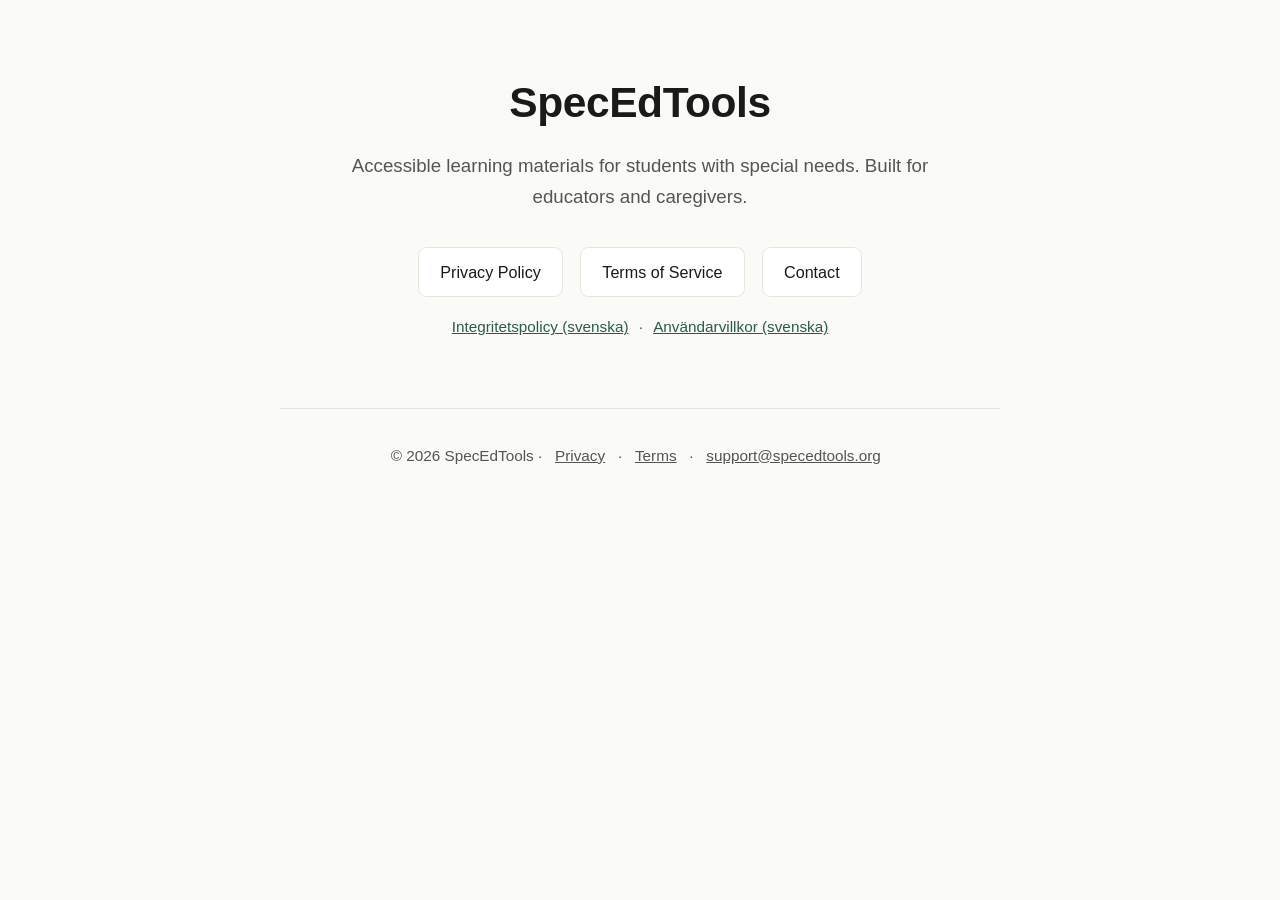
<file: index.html>
<!DOCTYPE html>
<html lang="en">
<head>
<meta charset="utf-8">
<meta name="viewport" content="width=device-width, initial-scale=1">
<title>SpecEdTools</title>
<meta name="description" content="SpecEdTools – accessible learning materials for students with special needs.">
<link rel="stylesheet" href="style.css">
</head>
<body>
<main class="hero">
  <h1>SpecEdTools</h1>
  <p class="tagline">Accessible learning materials for students with special needs. Built for educators and caregivers.</p>
  <div class="links">
    <a href="privacy.html">Privacy Policy</a>
    <a href="terms.html">Terms of Service</a>
    <a href="mailto:support@specedtools.org">Contact</a>
  </div>
  <p class="lang-switch">
    <a href="integritet.html">Integritetspolicy (svenska)</a> ·
    <a href="villkor.html">Användarvillkor (svenska)</a>
  </p>
</main>
<footer>
  &copy; <span id="y"></span> SpecEdTools ·
  <a href="privacy.html">Privacy</a> ·
  <a href="terms.html">Terms</a> ·
  <a href="mailto:support@specedtools.org">support@specedtools.org</a>
</footer>
<script>document.getElementById('y').textContent = new Date().getFullYear();</script>
</body>
</html>
</file>
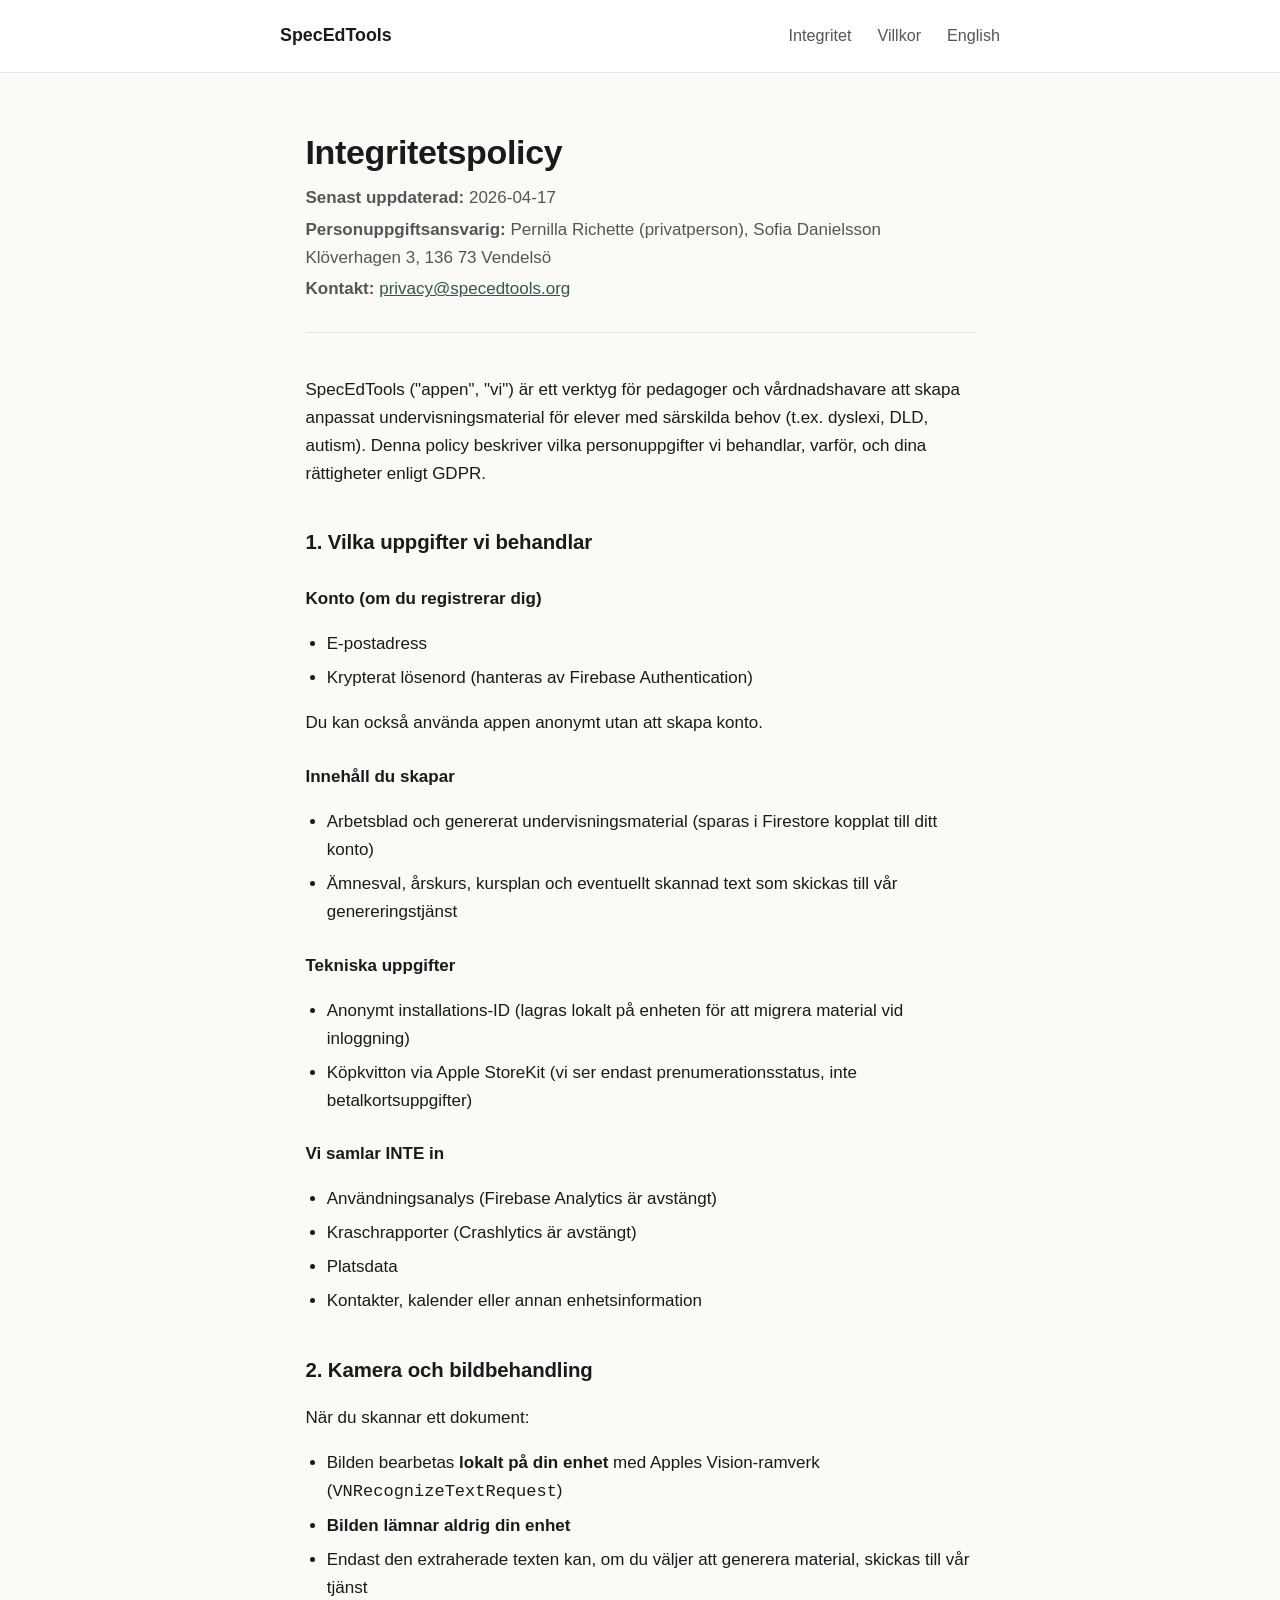
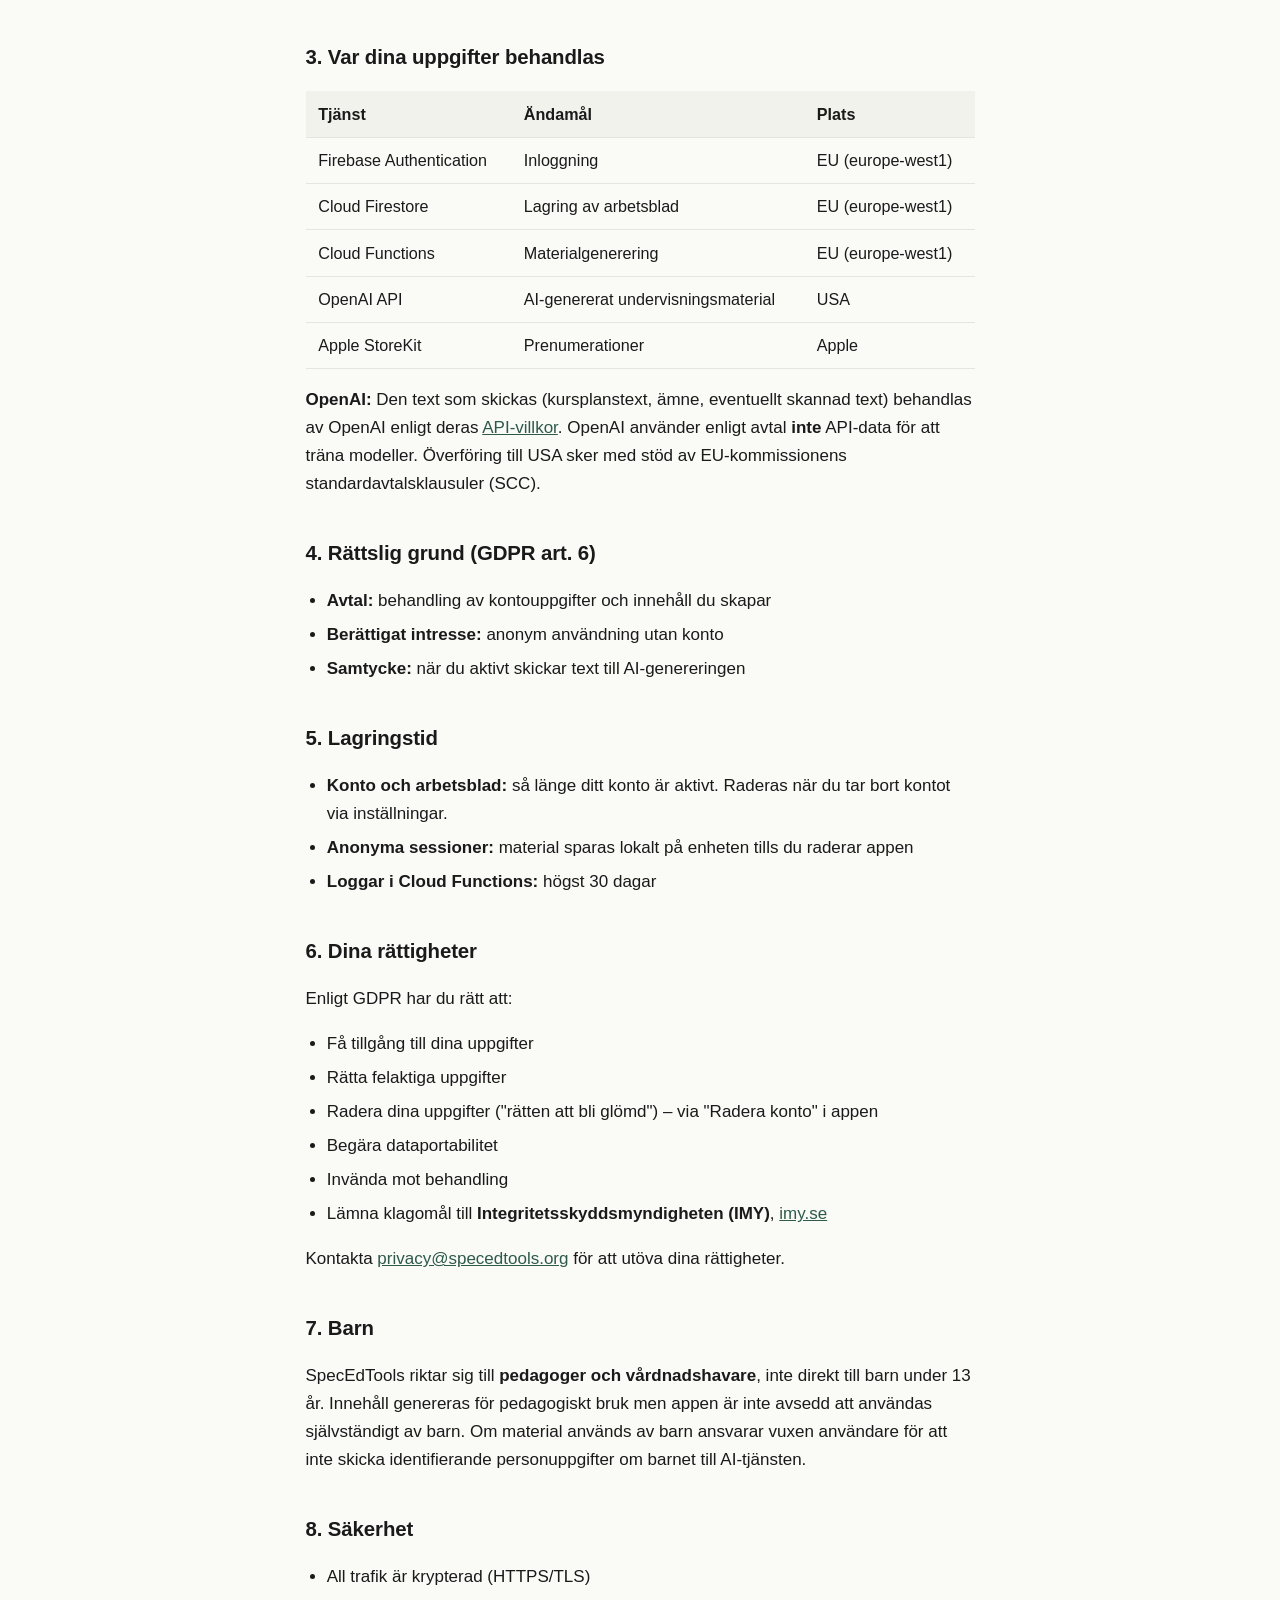
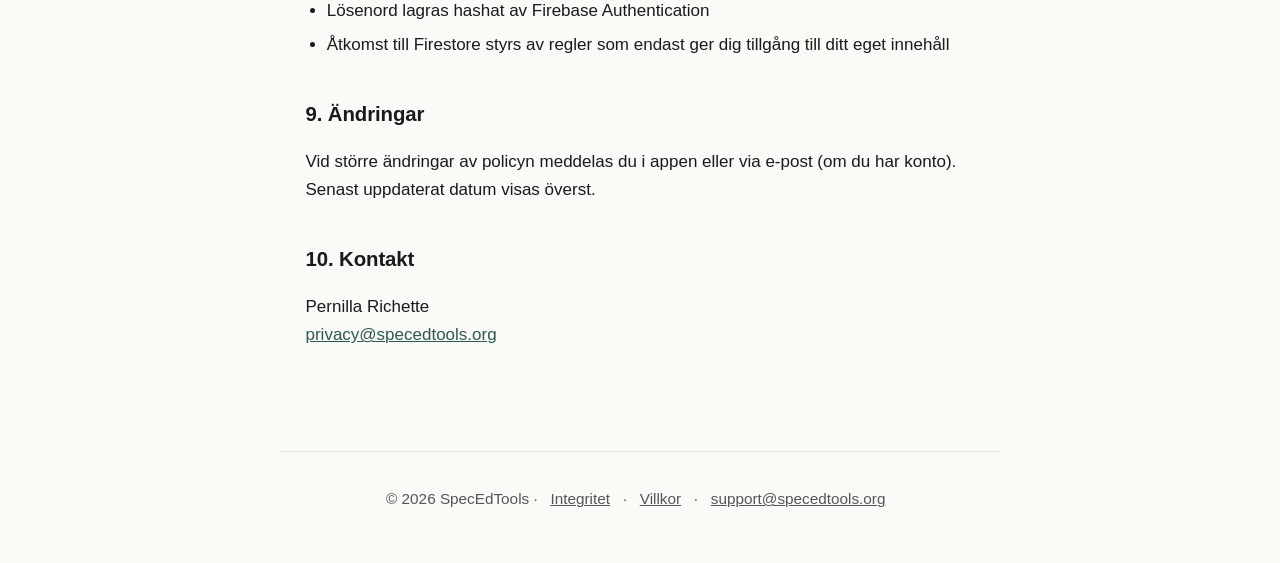
<file: integritet.html>
<!DOCTYPE html>
<html lang="sv">
<head>
<meta charset="utf-8">
<meta name="viewport" content="width=device-width, initial-scale=1">
<title>Integritetspolicy – SpecEdTools</title>
<link rel="stylesheet" href="style.css">
</head>
<body>
<header class="site">
  <div class="inner">
    <a href="index.html" class="brand">SpecEdTools</a>
    <nav>
      <a href="integritet.html">Integritet</a>
      <a href="villkor.html">Villkor</a>
      <a href="privacy.html">English</a>
    </nav>
  </div>
</header>
<main class="container">
<h1>Integritetspolicy</h1>
<div class="meta">
  <p><strong>Senast uppdaterad:</strong> 2026-04-17</p>
  <p><strong>Personuppgiftsansvarig:</strong> Pernilla Richette (privatperson), Sofia Danielsson Klöverhagen 3, 136 73 Vendelsö</p>
  <p><strong>Kontakt:</strong> <a href="mailto:privacy@specedtools.org">privacy@specedtools.org</a></p>
</div>

<p>SpecEdTools ("appen", "vi") är ett verktyg för pedagoger och vårdnadshavare att skapa anpassat undervisningsmaterial för elever med särskilda behov (t.ex. dyslexi, DLD, autism). Denna policy beskriver vilka personuppgifter vi behandlar, varför, och dina rättigheter enligt GDPR.</p>

<h2>1. Vilka uppgifter vi behandlar</h2>
<h3>Konto (om du registrerar dig)</h3>
<ul>
  <li>E-postadress</li>
  <li>Krypterat lösenord (hanteras av Firebase Authentication)</li>
</ul>
<p>Du kan också använda appen anonymt utan att skapa konto.</p>

<h3>Innehåll du skapar</h3>
<ul>
  <li>Arbetsblad och genererat undervisningsmaterial (sparas i Firestore kopplat till ditt konto)</li>
  <li>Ämnesval, årskurs, kursplan och eventuellt skannad text som skickas till vår genereringstjänst</li>
</ul>

<h3>Tekniska uppgifter</h3>
<ul>
  <li>Anonymt installations-ID (lagras lokalt på enheten för att migrera material vid inloggning)</li>
  <li>Köpkvitton via Apple StoreKit (vi ser endast prenumerationsstatus, inte betalkortsuppgifter)</li>
</ul>

<h3>Vi samlar INTE in</h3>
<ul>
  <li>Användningsanalys (Firebase Analytics är avstängt)</li>
  <li>Kraschrapporter (Crashlytics är avstängt)</li>
  <li>Platsdata</li>
  <li>Kontakter, kalender eller annan enhetsinformation</li>
</ul>

<h2>2. Kamera och bildbehandling</h2>
<p>När du skannar ett dokument:</p>
<ul>
  <li>Bilden bearbetas <strong>lokalt på din enhet</strong> med Apples Vision-ramverk (<code>VNRecognizeTextRequest</code>)</li>
  <li><strong>Bilden lämnar aldrig din enhet</strong></li>
  <li>Endast den extraherade texten kan, om du väljer att generera material, skickas till vår tjänst</li>
</ul>

<h2>3. Var dina uppgifter behandlas</h2>
<table>
  <thead><tr><th>Tjänst</th><th>Ändamål</th><th>Plats</th></tr></thead>
  <tbody>
    <tr><td>Firebase Authentication</td><td>Inloggning</td><td>EU (europe-west1)</td></tr>
    <tr><td>Cloud Firestore</td><td>Lagring av arbetsblad</td><td>EU (europe-west1)</td></tr>
    <tr><td>Cloud Functions</td><td>Materialgenerering</td><td>EU (europe-west1)</td></tr>
    <tr><td>OpenAI API</td><td>AI-genererat undervisningsmaterial</td><td>USA</td></tr>
    <tr><td>Apple StoreKit</td><td>Prenumerationer</td><td>Apple</td></tr>
  </tbody>
</table>
<p><strong>OpenAI:</strong> Den text som skickas (kursplanstext, ämne, eventuellt skannad text) behandlas av OpenAI enligt deras <a href="https://openai.com/policies/api-data-usage-policies">API-villkor</a>. OpenAI använder enligt avtal <strong>inte</strong> API-data för att träna modeller. Överföring till USA sker med stöd av EU-kommissionens standardavtalsklausuler (SCC).</p>

<h2>4. Rättslig grund (GDPR art. 6)</h2>
<ul>
  <li><strong>Avtal:</strong> behandling av kontouppgifter och innehåll du skapar</li>
  <li><strong>Berättigat intresse:</strong> anonym användning utan konto</li>
  <li><strong>Samtycke:</strong> när du aktivt skickar text till AI-genereringen</li>
</ul>

<h2>5. Lagringstid</h2>
<ul>
  <li><strong>Konto och arbetsblad:</strong> så länge ditt konto är aktivt. Raderas när du tar bort kontot via inställningar.</li>
  <li><strong>Anonyma sessioner:</strong> material sparas lokalt på enheten tills du raderar appen</li>
  <li><strong>Loggar i Cloud Functions:</strong> högst 30 dagar</li>
</ul>

<h2>6. Dina rättigheter</h2>
<p>Enligt GDPR har du rätt att:</p>
<ul>
  <li>Få tillgång till dina uppgifter</li>
  <li>Rätta felaktiga uppgifter</li>
  <li>Radera dina uppgifter ("rätten att bli glömd") – via "Radera konto" i appen</li>
  <li>Begära dataportabilitet</li>
  <li>Invända mot behandling</li>
  <li>Lämna klagomål till <strong>Integritetsskyddsmyndigheten (IMY)</strong>, <a href="https://www.imy.se">imy.se</a></li>
</ul>
<p>Kontakta <a href="mailto:privacy@specedtools.org">privacy@specedtools.org</a> för att utöva dina rättigheter.</p>

<h2>7. Barn</h2>
<p>SpecEdTools riktar sig till <strong>pedagoger och vårdnadshavare</strong>, inte direkt till barn under 13 år. Innehåll genereras för pedagogiskt bruk men appen är inte avsedd att användas självständigt av barn. Om material används av barn ansvarar vuxen användare för att inte skicka identifierande personuppgifter om barnet till AI-tjänsten.</p>

<h2>8. Säkerhet</h2>
<ul>
  <li>All trafik är krypterad (HTTPS/TLS)</li>
  <li>Lösenord lagras hashat av Firebase Authentication</li>
  <li>Åtkomst till Firestore styrs av regler som endast ger dig tillgång till ditt eget innehåll</li>
</ul>

<h2>9. Ändringar</h2>
<p>Vid större ändringar av policyn meddelas du i appen eller via e-post (om du har konto). Senast uppdaterat datum visas överst.</p>

<h2>10. Kontakt</h2>
<p>Pernilla Richette<br>
<a href="mailto:privacy@specedtools.org">privacy@specedtools.org</a></p>
</main>
<footer>
  &copy; <span id="y"></span> SpecEdTools ·
  <a href="integritet.html">Integritet</a> ·
  <a href="villkor.html">Villkor</a> ·
  <a href="mailto:support@specedtools.org">support@specedtools.org</a>
</footer>
<script>document.getElementById('y').textContent = new Date().getFullYear();</script>
</body>
</html>
</file>
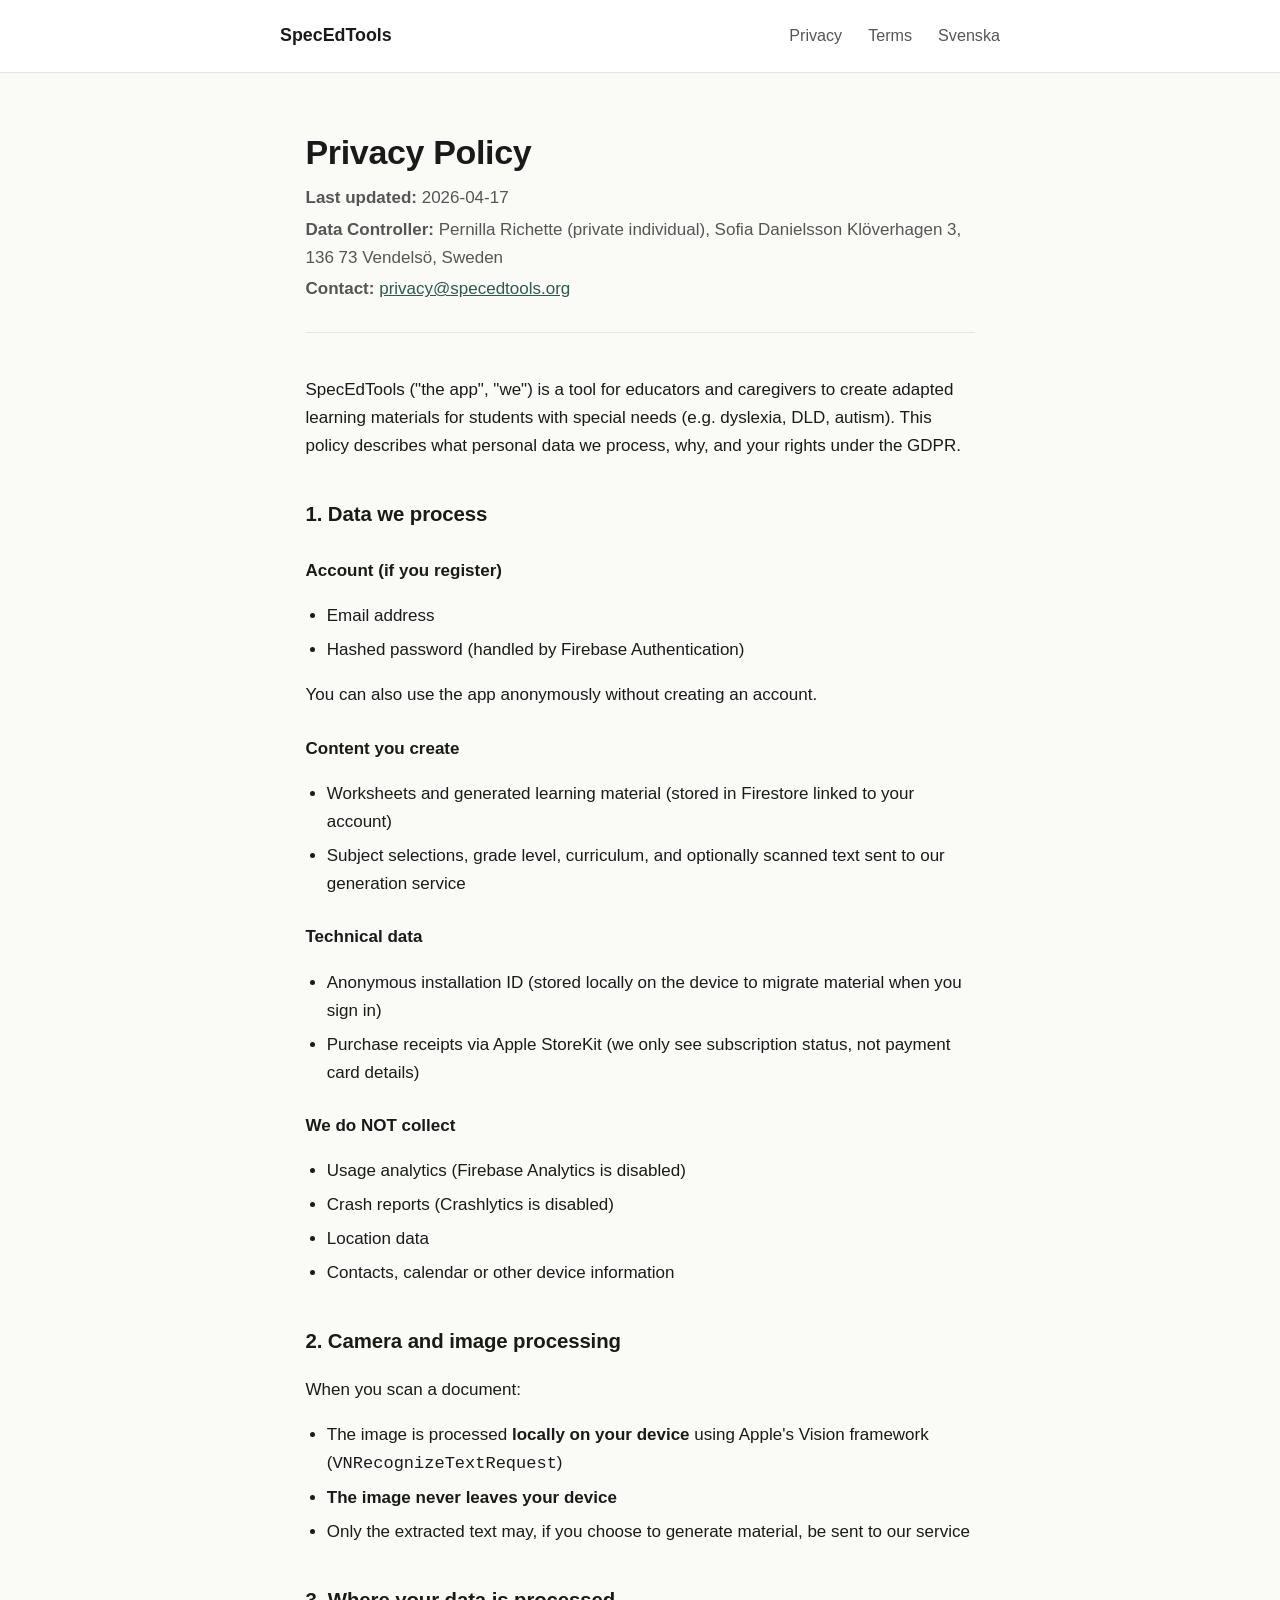
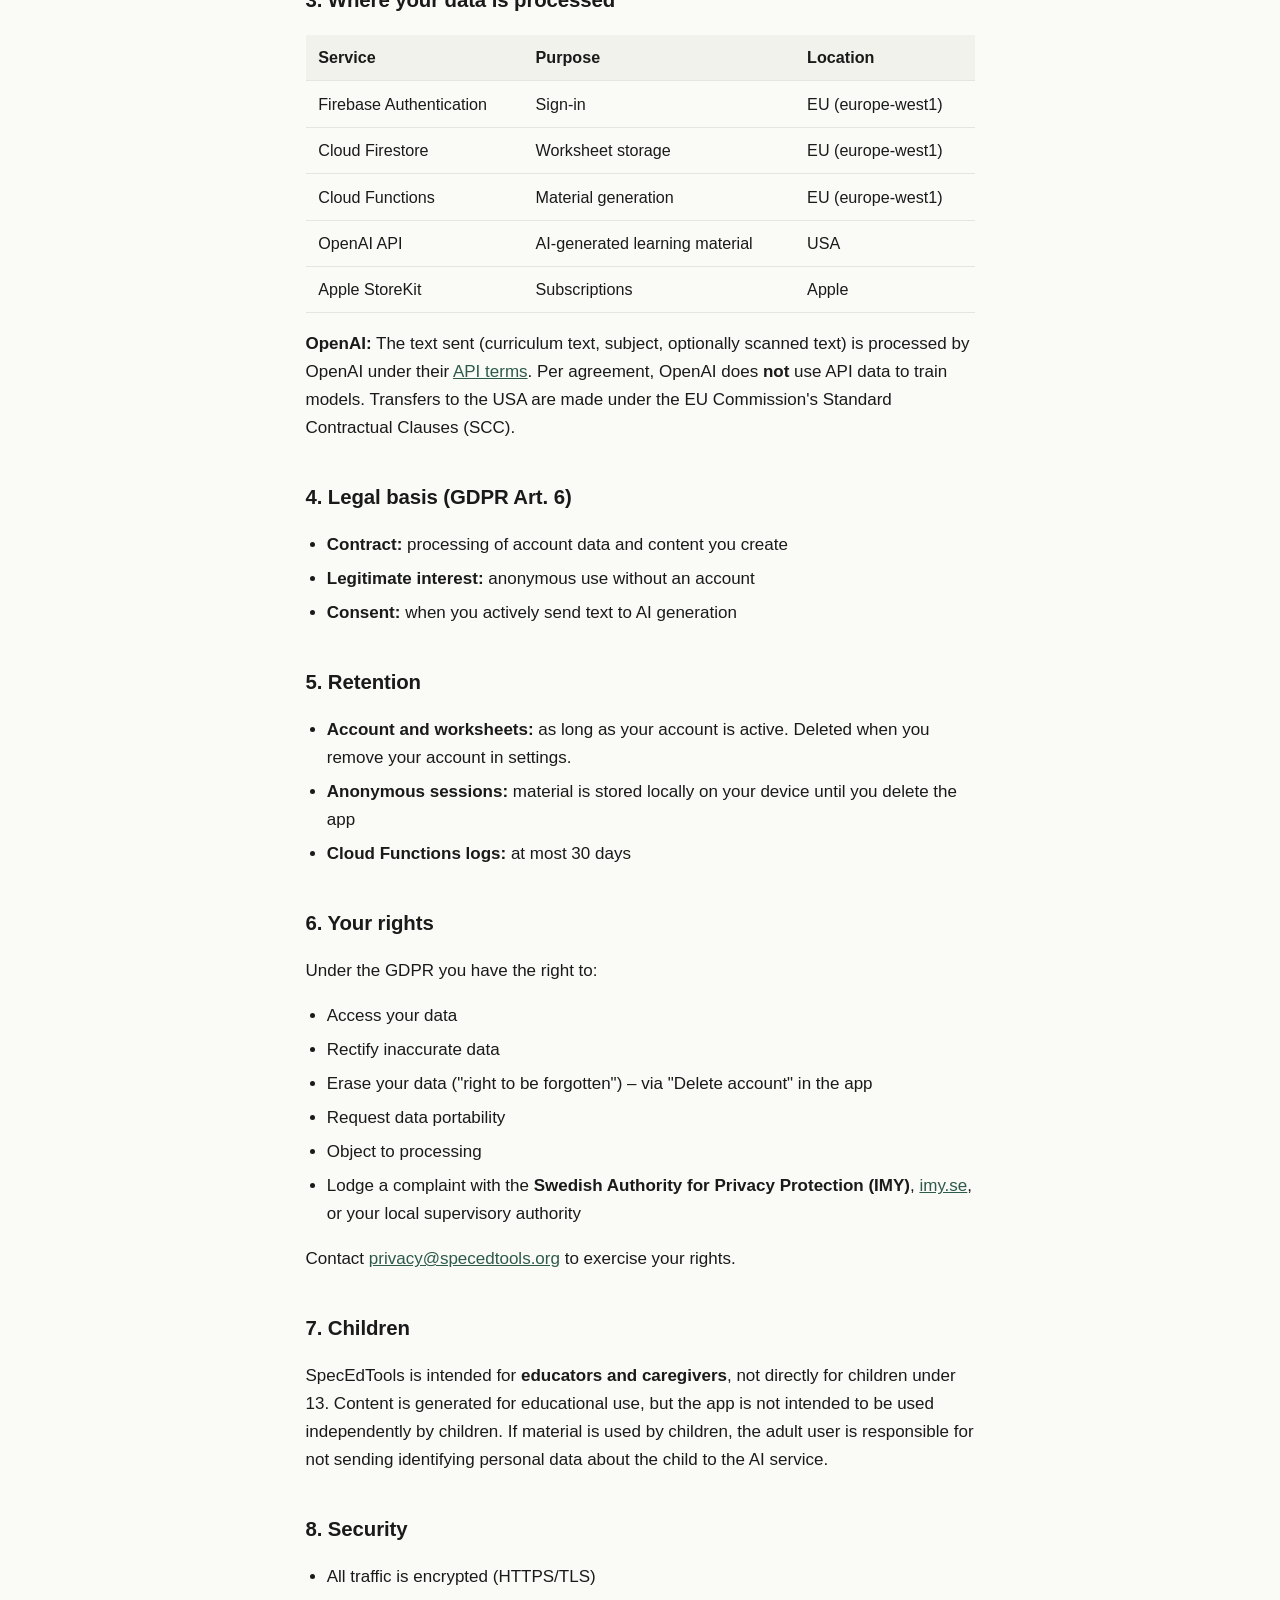
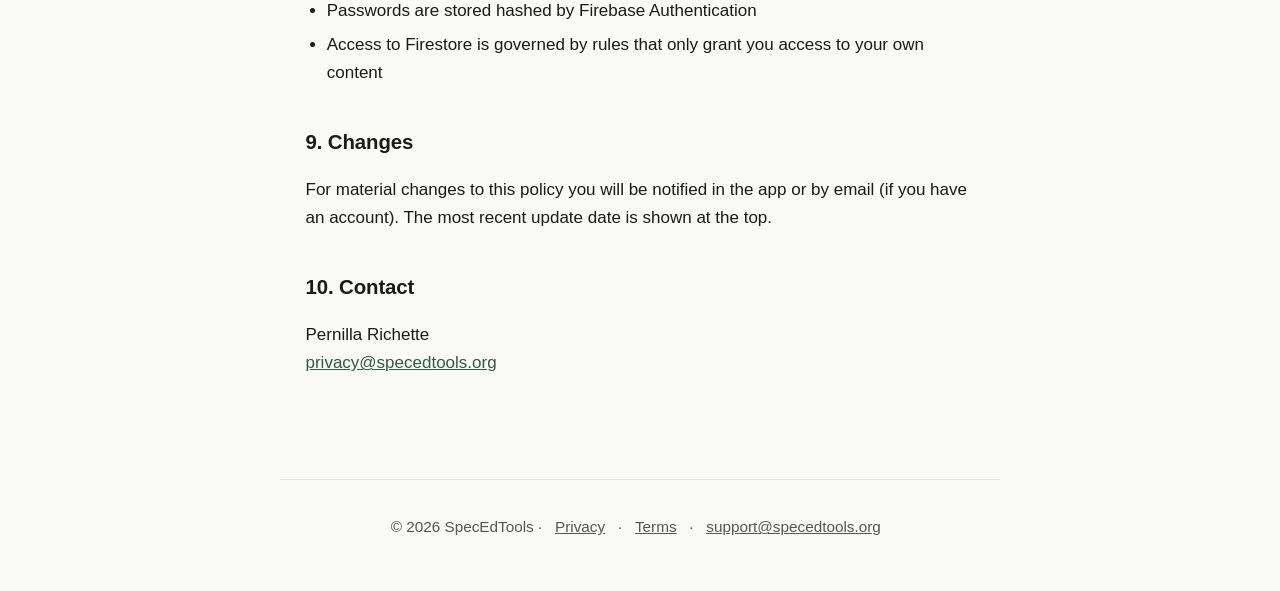
<file: privacy.html>
<!DOCTYPE html>
<html lang="en">
<head>
<meta charset="utf-8">
<meta name="viewport" content="width=device-width, initial-scale=1">
<title>Privacy Policy – SpecEdTools</title>
<link rel="stylesheet" href="style.css">
</head>
<body>
<header class="site">
  <div class="inner">
    <a href="index.html" class="brand">SpecEdTools</a>
    <nav>
      <a href="privacy.html">Privacy</a>
      <a href="terms.html">Terms</a>
      <a href="integritet.html">Svenska</a>
    </nav>
  </div>
</header>
<main class="container">
<h1>Privacy Policy</h1>
<div class="meta">
  <p><strong>Last updated:</strong> 2026-04-17</p>
  <p><strong>Data Controller:</strong> Pernilla Richette (private individual), Sofia Danielsson Klöverhagen 3, 136 73 Vendelsö, Sweden</p>
  <p><strong>Contact:</strong> <a href="mailto:privacy@specedtools.org">privacy@specedtools.org</a></p>
</div>

<p>SpecEdTools ("the app", "we") is a tool for educators and caregivers to create adapted learning materials for students with special needs (e.g. dyslexia, DLD, autism). This policy describes what personal data we process, why, and your rights under the GDPR.</p>

<h2>1. Data we process</h2>
<h3>Account (if you register)</h3>
<ul>
  <li>Email address</li>
  <li>Hashed password (handled by Firebase Authentication)</li>
</ul>
<p>You can also use the app anonymously without creating an account.</p>

<h3>Content you create</h3>
<ul>
  <li>Worksheets and generated learning material (stored in Firestore linked to your account)</li>
  <li>Subject selections, grade level, curriculum, and optionally scanned text sent to our generation service</li>
</ul>

<h3>Technical data</h3>
<ul>
  <li>Anonymous installation ID (stored locally on the device to migrate material when you sign in)</li>
  <li>Purchase receipts via Apple StoreKit (we only see subscription status, not payment card details)</li>
</ul>

<h3>We do NOT collect</h3>
<ul>
  <li>Usage analytics (Firebase Analytics is disabled)</li>
  <li>Crash reports (Crashlytics is disabled)</li>
  <li>Location data</li>
  <li>Contacts, calendar or other device information</li>
</ul>

<h2>2. Camera and image processing</h2>
<p>When you scan a document:</p>
<ul>
  <li>The image is processed <strong>locally on your device</strong> using Apple's Vision framework (<code>VNRecognizeTextRequest</code>)</li>
  <li><strong>The image never leaves your device</strong></li>
  <li>Only the extracted text may, if you choose to generate material, be sent to our service</li>
</ul>

<h2>3. Where your data is processed</h2>
<table>
  <thead><tr><th>Service</th><th>Purpose</th><th>Location</th></tr></thead>
  <tbody>
    <tr><td>Firebase Authentication</td><td>Sign-in</td><td>EU (europe-west1)</td></tr>
    <tr><td>Cloud Firestore</td><td>Worksheet storage</td><td>EU (europe-west1)</td></tr>
    <tr><td>Cloud Functions</td><td>Material generation</td><td>EU (europe-west1)</td></tr>
    <tr><td>OpenAI API</td><td>AI-generated learning material</td><td>USA</td></tr>
    <tr><td>Apple StoreKit</td><td>Subscriptions</td><td>Apple</td></tr>
  </tbody>
</table>
<p><strong>OpenAI:</strong> The text sent (curriculum text, subject, optionally scanned text) is processed by OpenAI under their <a href="https://openai.com/policies/api-data-usage-policies">API terms</a>. Per agreement, OpenAI does <strong>not</strong> use API data to train models. Transfers to the USA are made under the EU Commission's Standard Contractual Clauses (SCC).</p>

<h2>4. Legal basis (GDPR Art. 6)</h2>
<ul>
  <li><strong>Contract:</strong> processing of account data and content you create</li>
  <li><strong>Legitimate interest:</strong> anonymous use without an account</li>
  <li><strong>Consent:</strong> when you actively send text to AI generation</li>
</ul>

<h2>5. Retention</h2>
<ul>
  <li><strong>Account and worksheets:</strong> as long as your account is active. Deleted when you remove your account in settings.</li>
  <li><strong>Anonymous sessions:</strong> material is stored locally on your device until you delete the app</li>
  <li><strong>Cloud Functions logs:</strong> at most 30 days</li>
</ul>

<h2>6. Your rights</h2>
<p>Under the GDPR you have the right to:</p>
<ul>
  <li>Access your data</li>
  <li>Rectify inaccurate data</li>
  <li>Erase your data ("right to be forgotten") – via "Delete account" in the app</li>
  <li>Request data portability</li>
  <li>Object to processing</li>
  <li>Lodge a complaint with the <strong>Swedish Authority for Privacy Protection (IMY)</strong>, <a href="https://www.imy.se">imy.se</a>, or your local supervisory authority</li>
</ul>
<p>Contact <a href="mailto:privacy@specedtools.org">privacy@specedtools.org</a> to exercise your rights.</p>

<h2>7. Children</h2>
<p>SpecEdTools is intended for <strong>educators and caregivers</strong>, not directly for children under 13. Content is generated for educational use, but the app is not intended to be used independently by children. If material is used by children, the adult user is responsible for not sending identifying personal data about the child to the AI service.</p>

<h2>8. Security</h2>
<ul>
  <li>All traffic is encrypted (HTTPS/TLS)</li>
  <li>Passwords are stored hashed by Firebase Authentication</li>
  <li>Access to Firestore is governed by rules that only grant you access to your own content</li>
</ul>

<h2>9. Changes</h2>
<p>For material changes to this policy you will be notified in the app or by email (if you have an account). The most recent update date is shown at the top.</p>

<h2>10. Contact</h2>
<p>Pernilla Richette<br>
<a href="mailto:privacy@specedtools.org">privacy@specedtools.org</a></p>
</main>
<footer>
  &copy; <span id="y"></span> SpecEdTools ·
  <a href="privacy.html">Privacy</a> ·
  <a href="terms.html">Terms</a> ·
  <a href="mailto:support@specedtools.org">support@specedtools.org</a>
</footer>
<script>document.getElementById('y').textContent = new Date().getFullYear();</script>
</body>
</html>
</file>
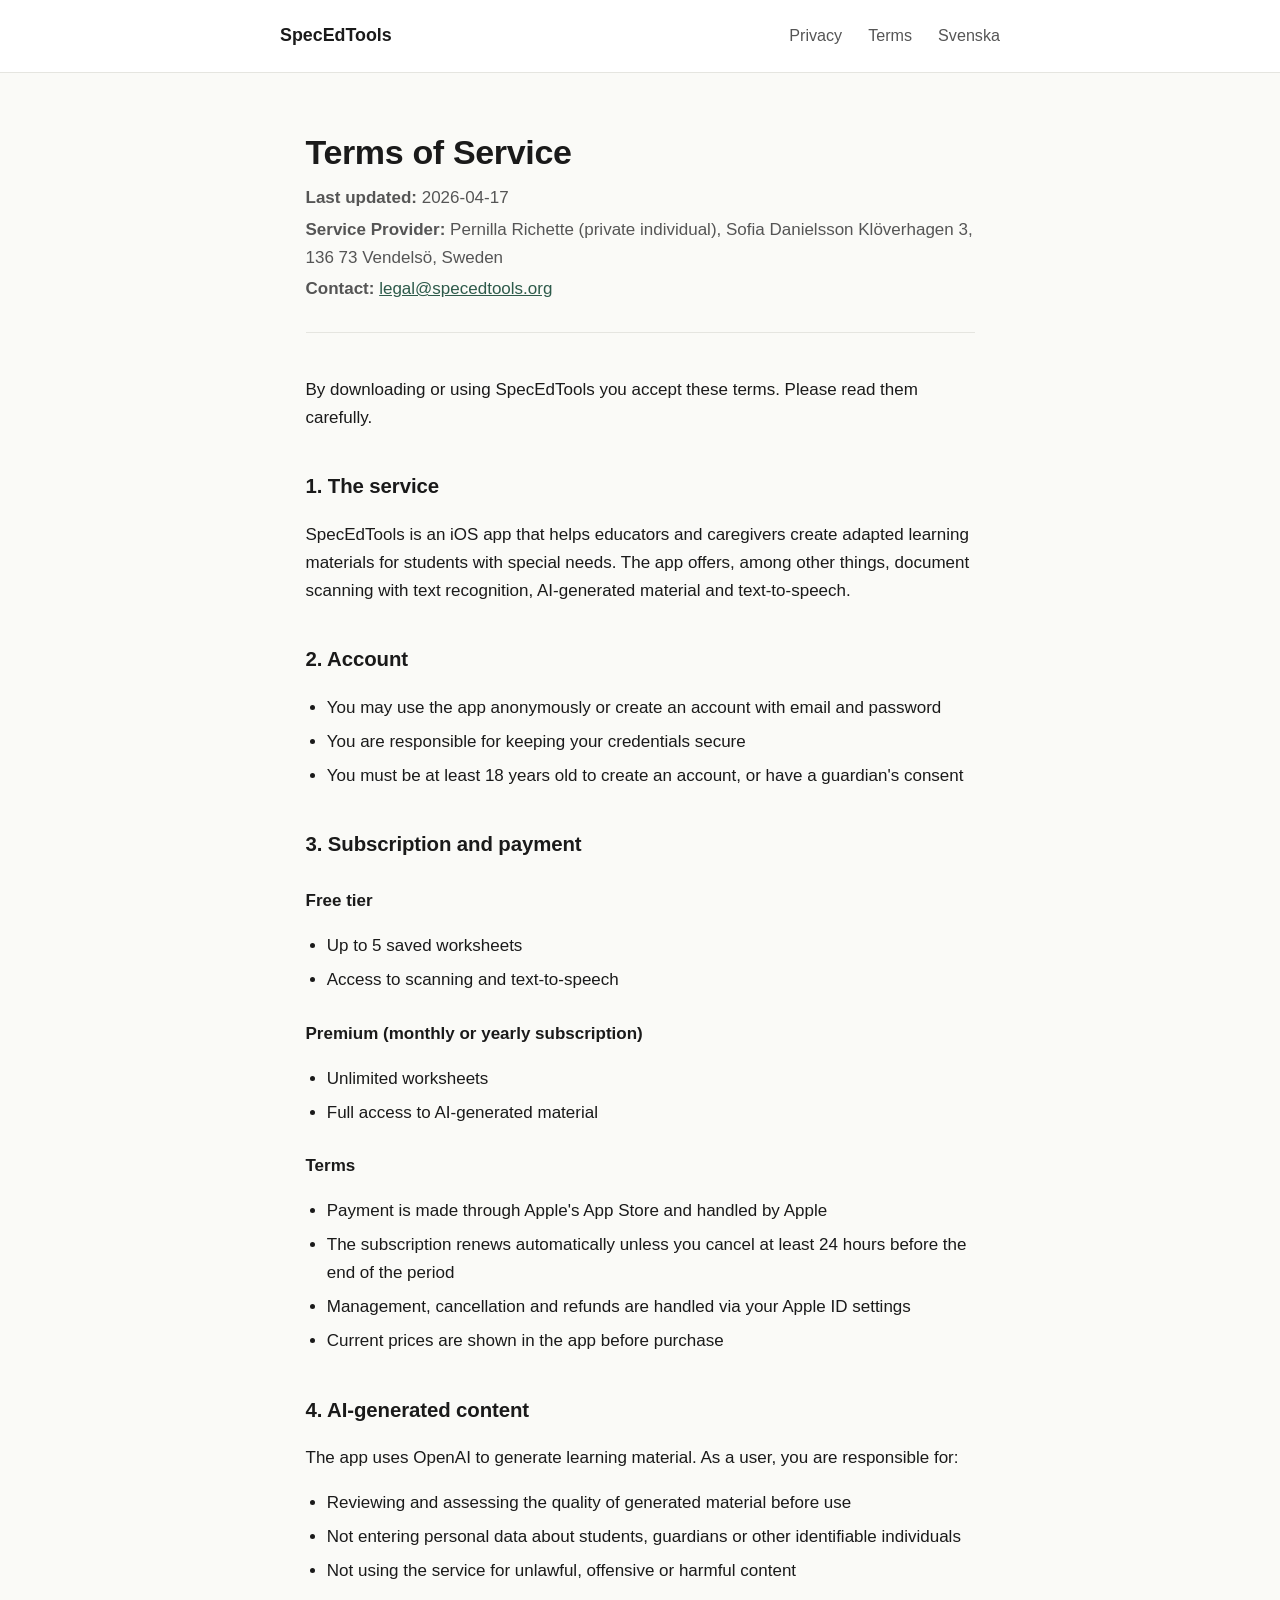
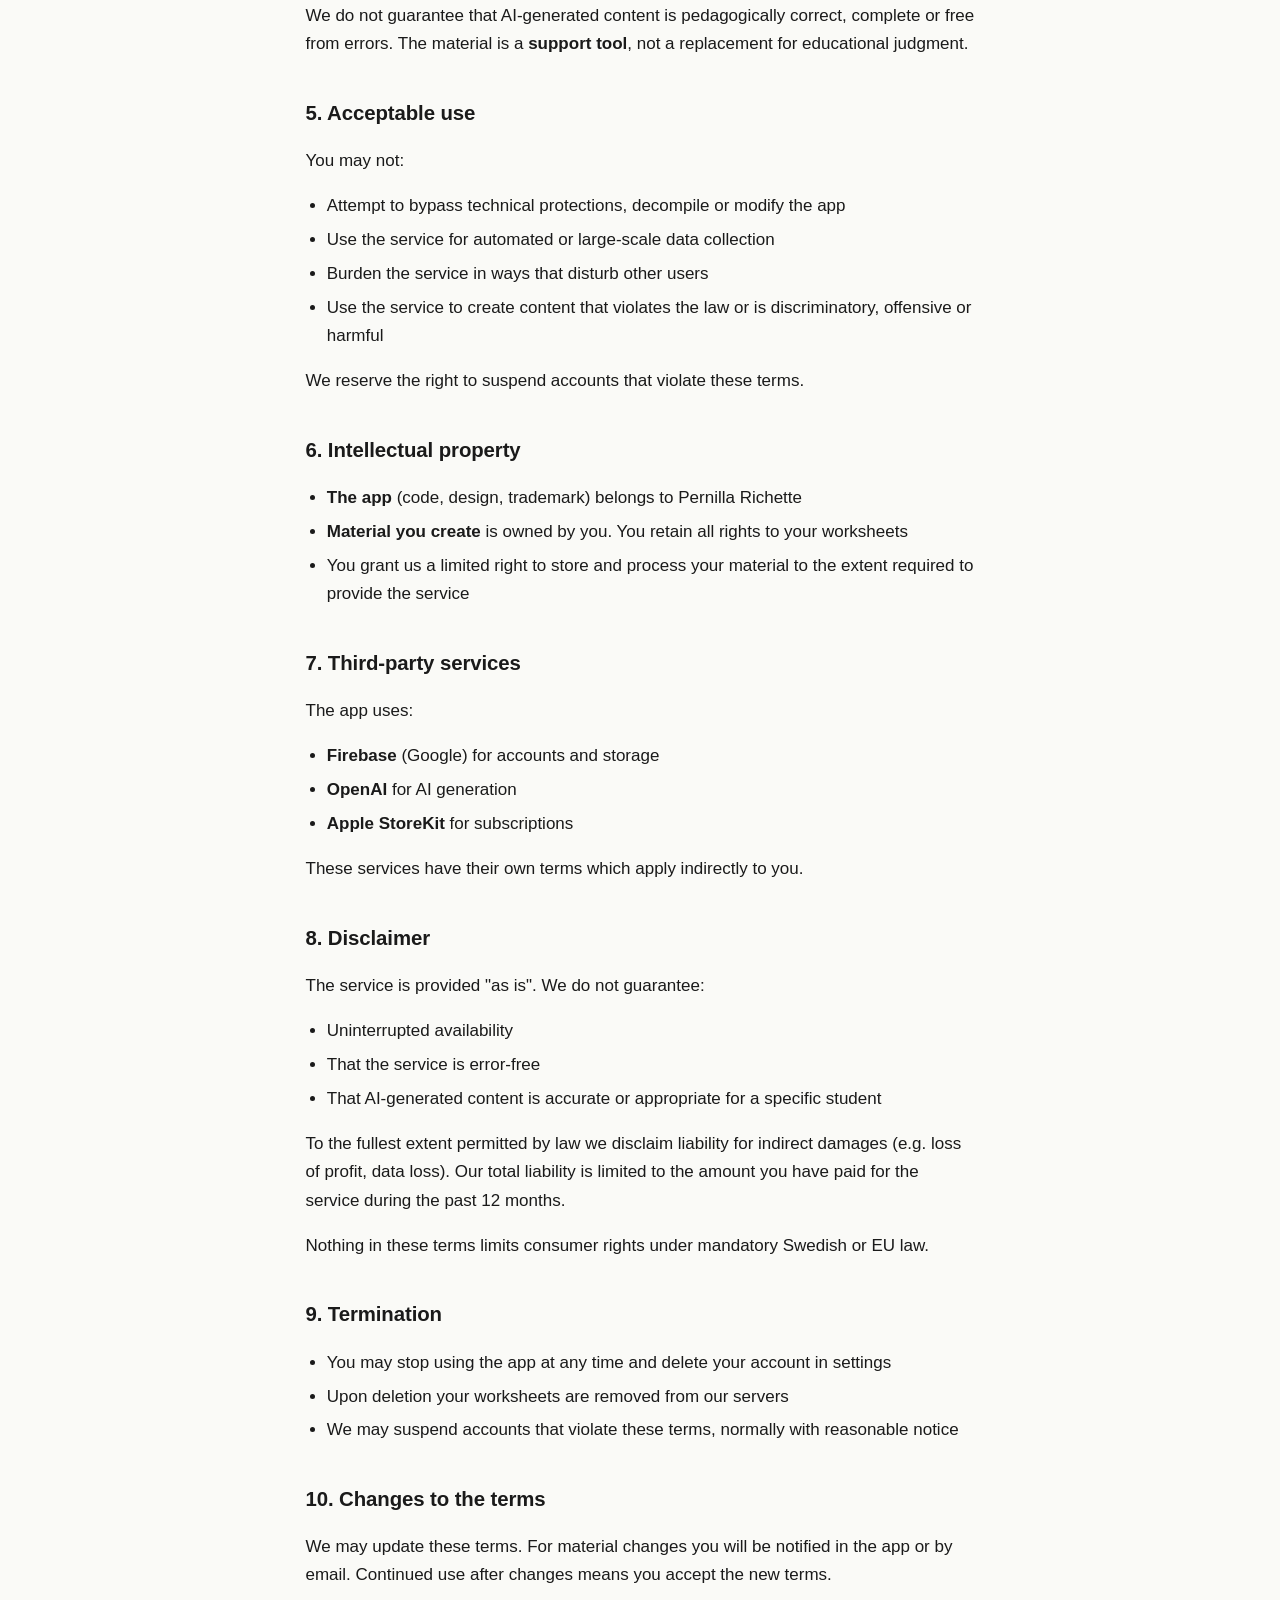
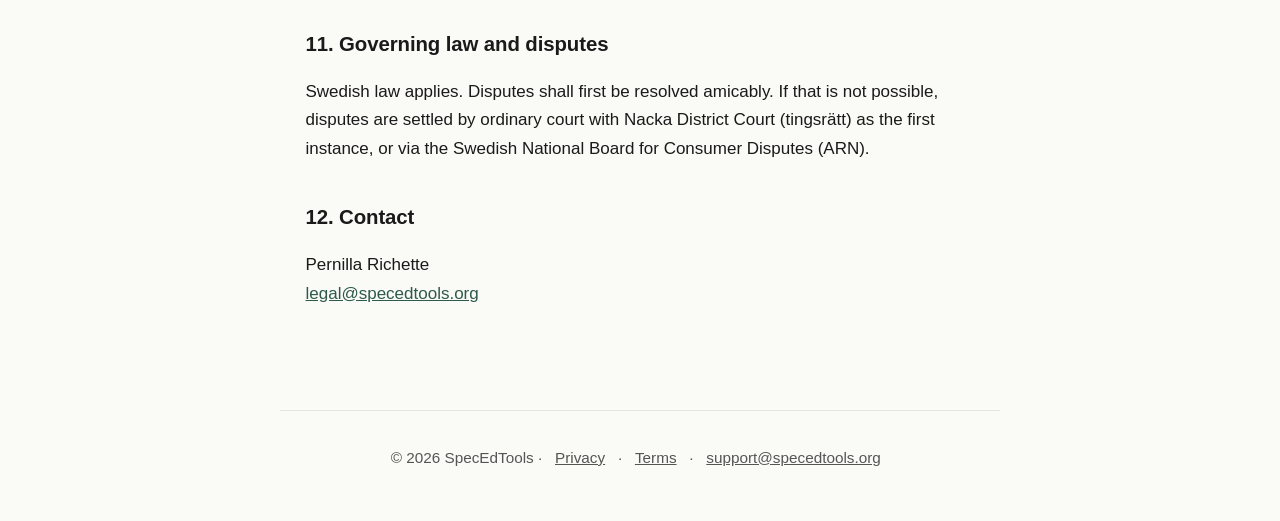
<file: terms.html>
<!DOCTYPE html>
<html lang="en">
<head>
<meta charset="utf-8">
<meta name="viewport" content="width=device-width, initial-scale=1">
<title>Terms of Service – SpecEdTools</title>
<link rel="stylesheet" href="style.css">
</head>
<body>
<header class="site">
  <div class="inner">
    <a href="index.html" class="brand">SpecEdTools</a>
    <nav>
      <a href="privacy.html">Privacy</a>
      <a href="terms.html">Terms</a>
      <a href="villkor.html">Svenska</a>
    </nav>
  </div>
</header>
<main class="container">
<h1>Terms of Service</h1>
<div class="meta">
  <p><strong>Last updated:</strong> 2026-04-17</p>
  <p><strong>Service Provider:</strong> Pernilla Richette (private individual), Sofia Danielsson Klöverhagen 3, 136 73 Vendelsö, Sweden</p>
  <p><strong>Contact:</strong> <a href="mailto:legal@specedtools.org">legal@specedtools.org</a></p>
</div>

<p>By downloading or using SpecEdTools you accept these terms. Please read them carefully.</p>

<h2>1. The service</h2>
<p>SpecEdTools is an iOS app that helps educators and caregivers create adapted learning materials for students with special needs. The app offers, among other things, document scanning with text recognition, AI-generated material and text-to-speech.</p>

<h2>2. Account</h2>
<ul>
  <li>You may use the app anonymously or create an account with email and password</li>
  <li>You are responsible for keeping your credentials secure</li>
  <li>You must be at least 18 years old to create an account, or have a guardian's consent</li>
</ul>

<h2>3. Subscription and payment</h2>
<h3>Free tier</h3>
<ul>
  <li>Up to 5 saved worksheets</li>
  <li>Access to scanning and text-to-speech</li>
</ul>
<h3>Premium (monthly or yearly subscription)</h3>
<ul>
  <li>Unlimited worksheets</li>
  <li>Full access to AI-generated material</li>
</ul>
<h3>Terms</h3>
<ul>
  <li>Payment is made through Apple's App Store and handled by Apple</li>
  <li>The subscription renews automatically unless you cancel at least 24 hours before the end of the period</li>
  <li>Management, cancellation and refunds are handled via your Apple ID settings</li>
  <li>Current prices are shown in the app before purchase</li>
</ul>

<h2>4. AI-generated content</h2>
<p>The app uses OpenAI to generate learning material. As a user, you are responsible for:</p>
<ul>
  <li>Reviewing and assessing the quality of generated material before use</li>
  <li>Not entering personal data about students, guardians or other identifiable individuals</li>
  <li>Not using the service for unlawful, offensive or harmful content</li>
</ul>
<p>We do not guarantee that AI-generated content is pedagogically correct, complete or free from errors. The material is a <strong>support tool</strong>, not a replacement for educational judgment.</p>

<h2>5. Acceptable use</h2>
<p>You may not:</p>
<ul>
  <li>Attempt to bypass technical protections, decompile or modify the app</li>
  <li>Use the service for automated or large-scale data collection</li>
  <li>Burden the service in ways that disturb other users</li>
  <li>Use the service to create content that violates the law or is discriminatory, offensive or harmful</li>
</ul>
<p>We reserve the right to suspend accounts that violate these terms.</p>

<h2>6. Intellectual property</h2>
<ul>
  <li><strong>The app</strong> (code, design, trademark) belongs to Pernilla Richette</li>
  <li><strong>Material you create</strong> is owned by you. You retain all rights to your worksheets</li>
  <li>You grant us a limited right to store and process your material to the extent required to provide the service</li>
</ul>

<h2>7. Third-party services</h2>
<p>The app uses:</p>
<ul>
  <li><strong>Firebase</strong> (Google) for accounts and storage</li>
  <li><strong>OpenAI</strong> for AI generation</li>
  <li><strong>Apple StoreKit</strong> for subscriptions</li>
</ul>
<p>These services have their own terms which apply indirectly to you.</p>

<h2>8. Disclaimer</h2>
<p>The service is provided "as is". We do not guarantee:</p>
<ul>
  <li>Uninterrupted availability</li>
  <li>That the service is error-free</li>
  <li>That AI-generated content is accurate or appropriate for a specific student</li>
</ul>
<p>To the fullest extent permitted by law we disclaim liability for indirect damages (e.g. loss of profit, data loss). Our total liability is limited to the amount you have paid for the service during the past 12 months.</p>
<p>Nothing in these terms limits consumer rights under mandatory Swedish or EU law.</p>

<h2>9. Termination</h2>
<ul>
  <li>You may stop using the app at any time and delete your account in settings</li>
  <li>Upon deletion your worksheets are removed from our servers</li>
  <li>We may suspend accounts that violate these terms, normally with reasonable notice</li>
</ul>

<h2>10. Changes to the terms</h2>
<p>We may update these terms. For material changes you will be notified in the app or by email. Continued use after changes means you accept the new terms.</p>

<h2>11. Governing law and disputes</h2>
<p>Swedish law applies. Disputes shall first be resolved amicably. If that is not possible, disputes are settled by ordinary court with Nacka District Court (tingsrätt) as the first instance, or via the Swedish National Board for Consumer Disputes (ARN).</p>

<h2>12. Contact</h2>
<p>Pernilla Richette<br>
<a href="mailto:legal@specedtools.org">legal@specedtools.org</a></p>
</main>
<footer>
  &copy; <span id="y"></span> SpecEdTools ·
  <a href="privacy.html">Privacy</a> ·
  <a href="terms.html">Terms</a> ·
  <a href="mailto:support@specedtools.org">support@specedtools.org</a>
</footer>
<script>document.getElementById('y').textContent = new Date().getFullYear();</script>
</body>
</html>
</file>
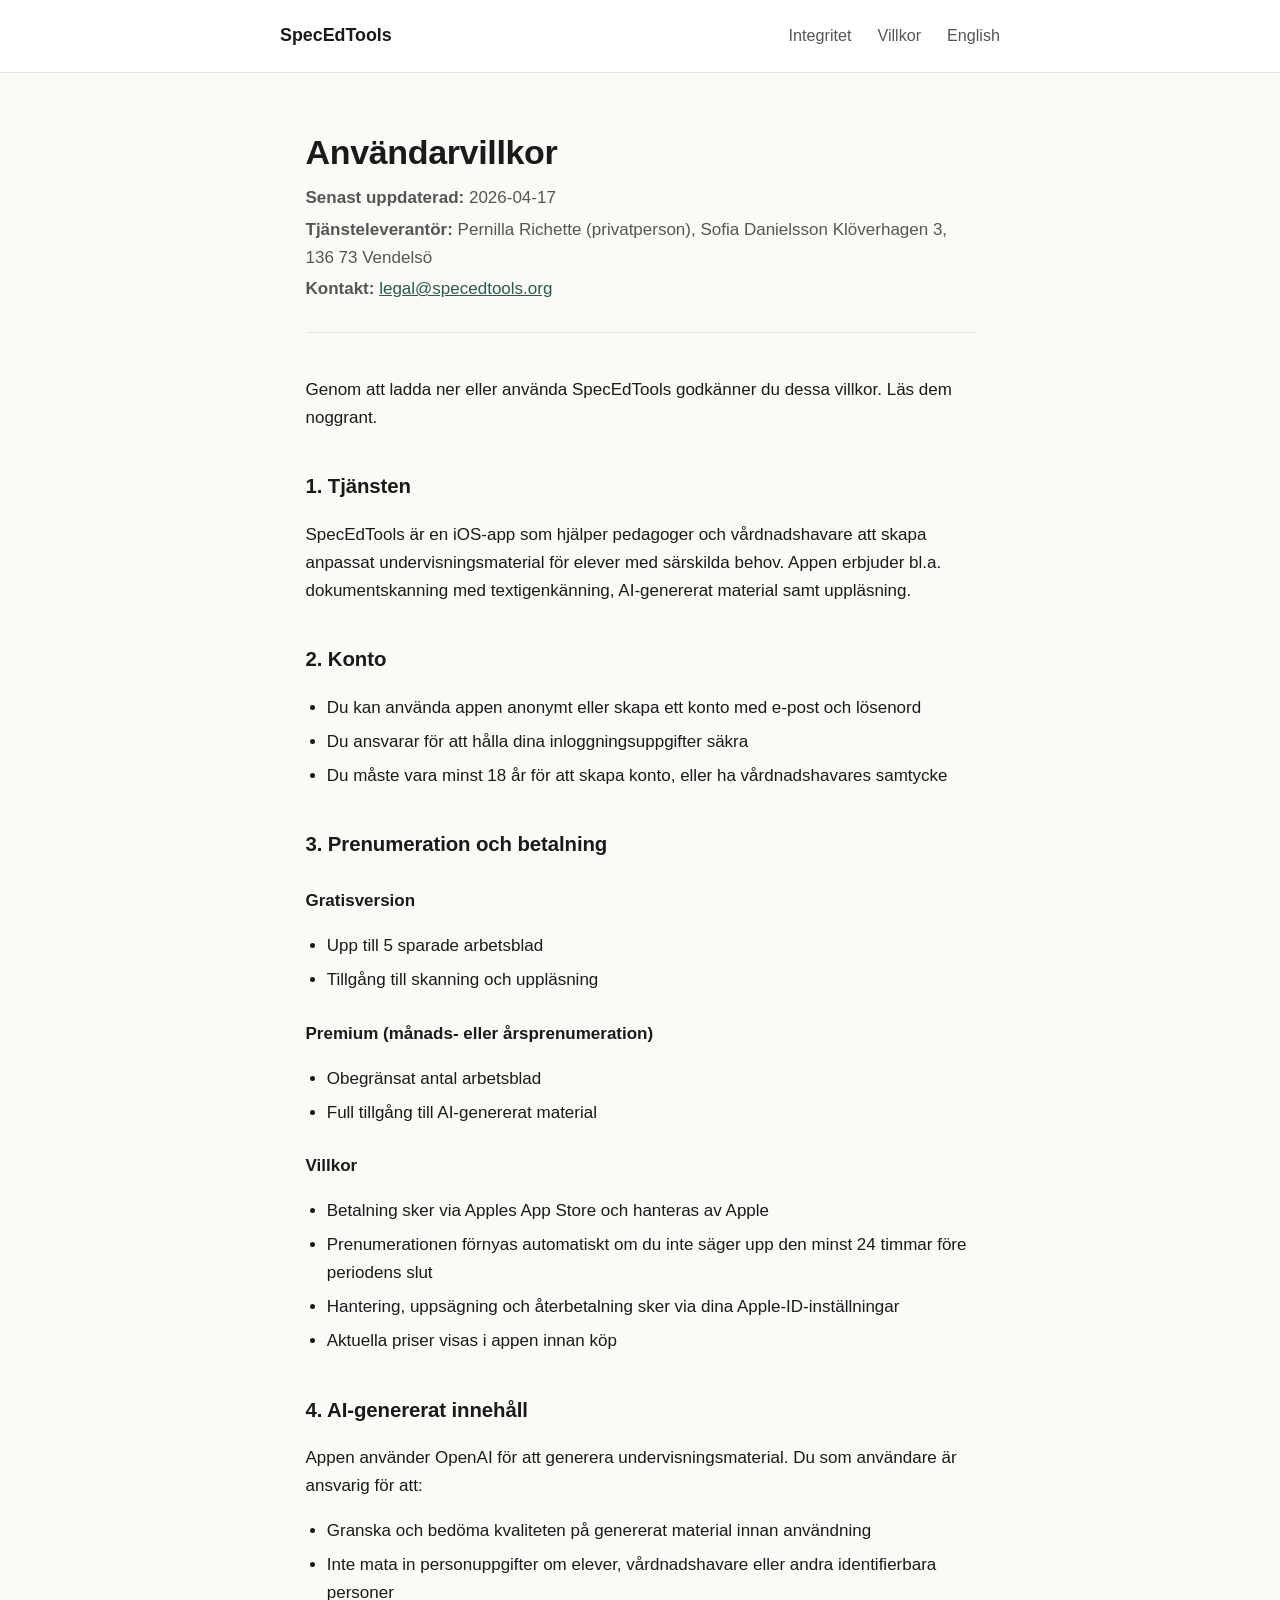
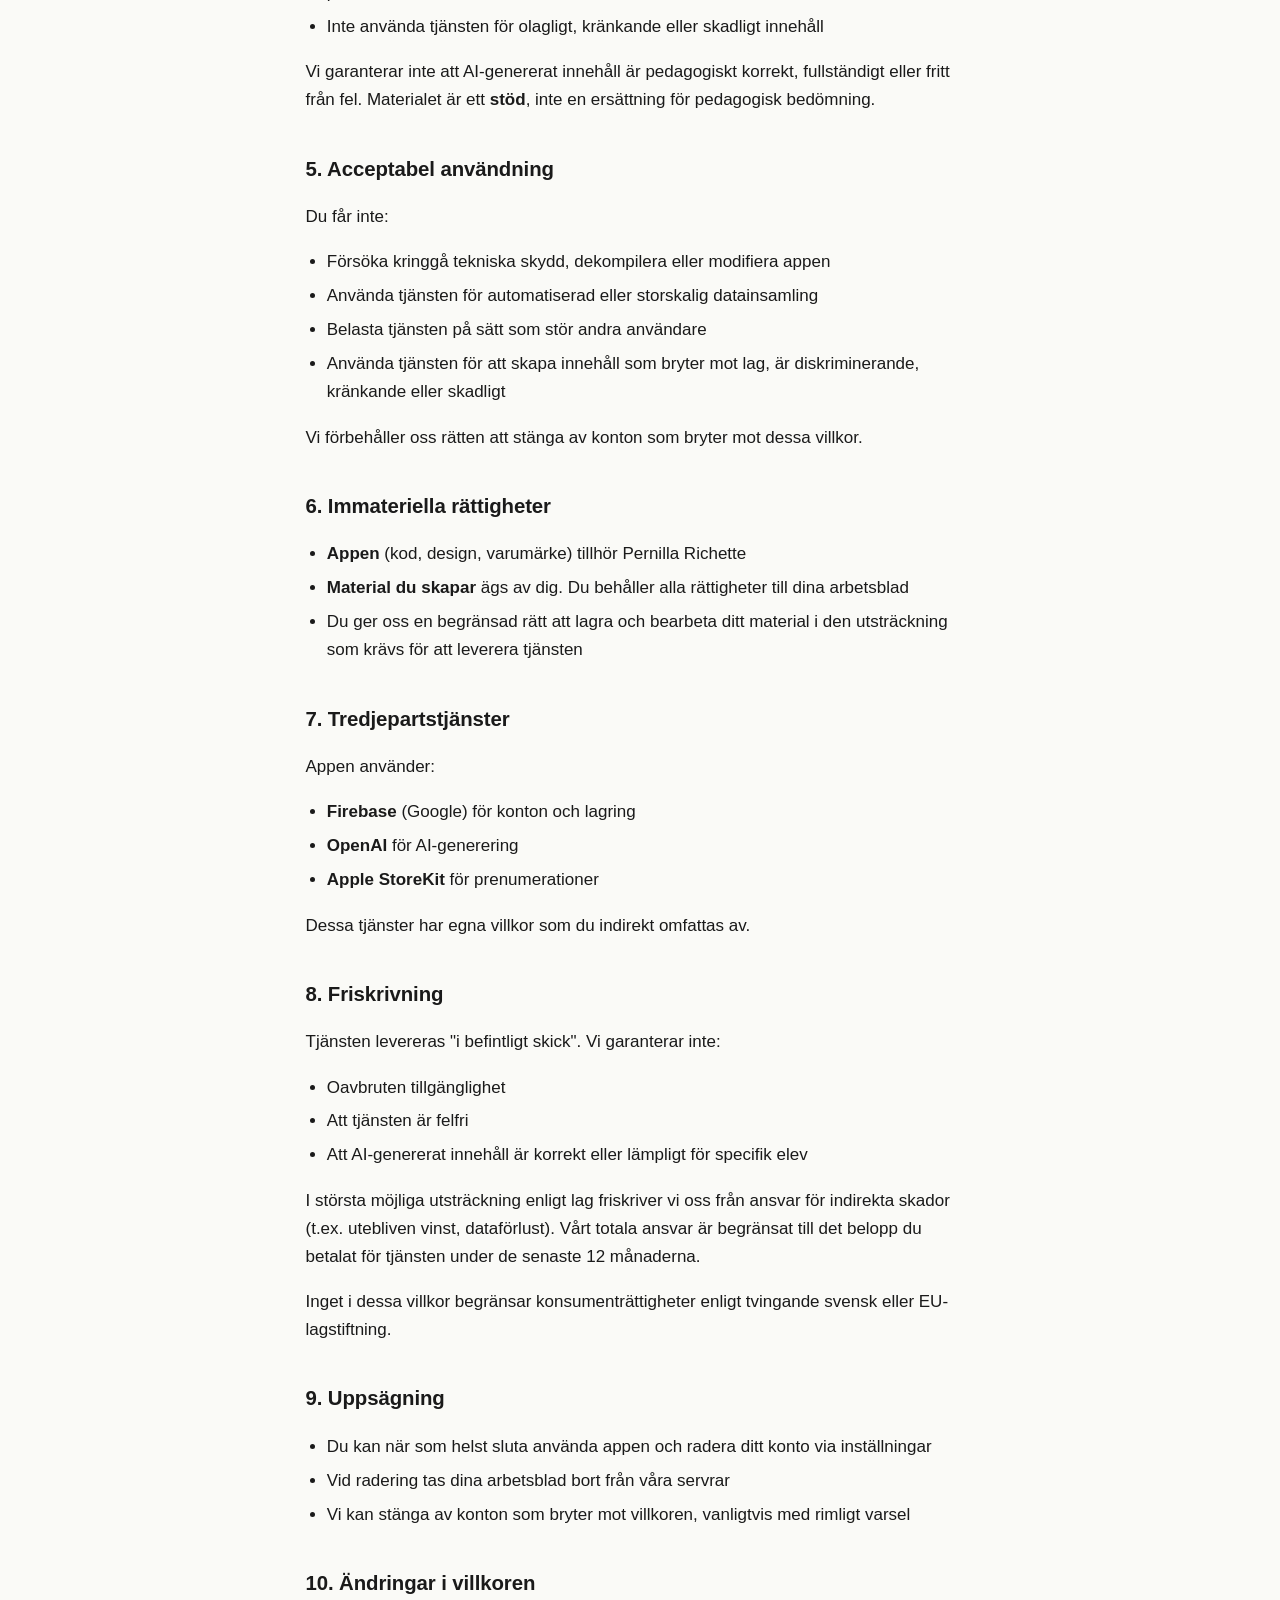
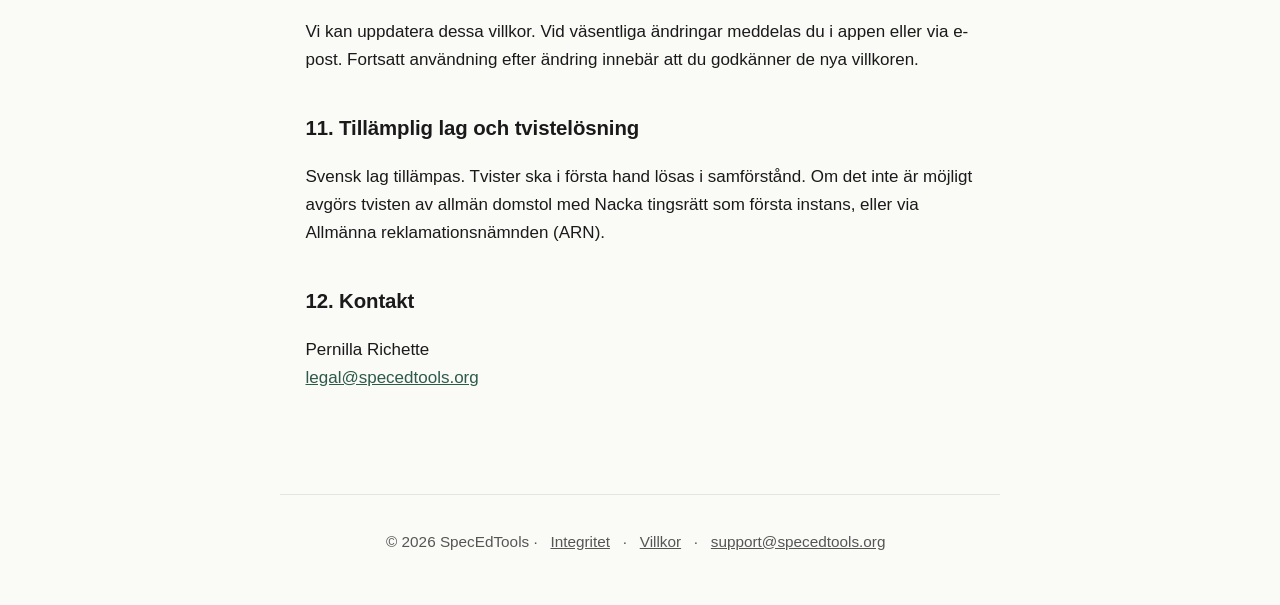
<file: villkor.html>
<!DOCTYPE html>
<html lang="sv">
<head>
<meta charset="utf-8">
<meta name="viewport" content="width=device-width, initial-scale=1">
<title>Användarvillkor – SpecEdTools</title>
<link rel="stylesheet" href="style.css">
</head>
<body>
<header class="site">
  <div class="inner">
    <a href="index.html" class="brand">SpecEdTools</a>
    <nav>
      <a href="integritet.html">Integritet</a>
      <a href="villkor.html">Villkor</a>
      <a href="terms.html">English</a>
    </nav>
  </div>
</header>
<main class="container">
<h1>Användarvillkor</h1>
<div class="meta">
  <p><strong>Senast uppdaterad:</strong> 2026-04-17</p>
  <p><strong>Tjänsteleverantör:</strong> Pernilla Richette (privatperson), Sofia Danielsson Klöverhagen 3, 136 73 Vendelsö</p>
  <p><strong>Kontakt:</strong> <a href="mailto:legal@specedtools.org">legal@specedtools.org</a></p>
</div>

<p>Genom att ladda ner eller använda SpecEdTools godkänner du dessa villkor. Läs dem noggrant.</p>

<h2>1. Tjänsten</h2>
<p>SpecEdTools är en iOS-app som hjälper pedagoger och vårdnadshavare att skapa anpassat undervisningsmaterial för elever med särskilda behov. Appen erbjuder bl.a. dokumentskanning med textigenkänning, AI-genererat material samt uppläsning.</p>

<h2>2. Konto</h2>
<ul>
  <li>Du kan använda appen anonymt eller skapa ett konto med e-post och lösenord</li>
  <li>Du ansvarar för att hålla dina inloggningsuppgifter säkra</li>
  <li>Du måste vara minst 18 år för att skapa konto, eller ha vårdnadshavares samtycke</li>
</ul>

<h2>3. Prenumeration och betalning</h2>
<h3>Gratisversion</h3>
<ul>
  <li>Upp till 5 sparade arbetsblad</li>
  <li>Tillgång till skanning och uppläsning</li>
</ul>
<h3>Premium (månads- eller årsprenumeration)</h3>
<ul>
  <li>Obegränsat antal arbetsblad</li>
  <li>Full tillgång till AI-genererat material</li>
</ul>
<h3>Villkor</h3>
<ul>
  <li>Betalning sker via Apples App Store och hanteras av Apple</li>
  <li>Prenumerationen förnyas automatiskt om du inte säger upp den minst 24 timmar före periodens slut</li>
  <li>Hantering, uppsägning och återbetalning sker via dina Apple-ID-inställningar</li>
  <li>Aktuella priser visas i appen innan köp</li>
</ul>

<h2>4. AI-genererat innehåll</h2>
<p>Appen använder OpenAI för att generera undervisningsmaterial. Du som användare är ansvarig för att:</p>
<ul>
  <li>Granska och bedöma kvaliteten på genererat material innan användning</li>
  <li>Inte mata in personuppgifter om elever, vårdnadshavare eller andra identifierbara personer</li>
  <li>Inte använda tjänsten för olagligt, kränkande eller skadligt innehåll</li>
</ul>
<p>Vi garanterar inte att AI-genererat innehåll är pedagogiskt korrekt, fullständigt eller fritt från fel. Materialet är ett <strong>stöd</strong>, inte en ersättning för pedagogisk bedömning.</p>

<h2>5. Acceptabel användning</h2>
<p>Du får inte:</p>
<ul>
  <li>Försöka kringgå tekniska skydd, dekompilera eller modifiera appen</li>
  <li>Använda tjänsten för automatiserad eller storskalig datainsamling</li>
  <li>Belasta tjänsten på sätt som stör andra användare</li>
  <li>Använda tjänsten för att skapa innehåll som bryter mot lag, är diskriminerande, kränkande eller skadligt</li>
</ul>
<p>Vi förbehåller oss rätten att stänga av konton som bryter mot dessa villkor.</p>

<h2>6. Immateriella rättigheter</h2>
<ul>
  <li><strong>Appen</strong> (kod, design, varumärke) tillhör Pernilla Richette</li>
  <li><strong>Material du skapar</strong> ägs av dig. Du behåller alla rättigheter till dina arbetsblad</li>
  <li>Du ger oss en begränsad rätt att lagra och bearbeta ditt material i den utsträckning som krävs för att leverera tjänsten</li>
</ul>

<h2>7. Tredjepartstjänster</h2>
<p>Appen använder:</p>
<ul>
  <li><strong>Firebase</strong> (Google) för konton och lagring</li>
  <li><strong>OpenAI</strong> för AI-generering</li>
  <li><strong>Apple StoreKit</strong> för prenumerationer</li>
</ul>
<p>Dessa tjänster har egna villkor som du indirekt omfattas av.</p>

<h2>8. Friskrivning</h2>
<p>Tjänsten levereras "i befintligt skick". Vi garanterar inte:</p>
<ul>
  <li>Oavbruten tillgänglighet</li>
  <li>Att tjänsten är felfri</li>
  <li>Att AI-genererat innehåll är korrekt eller lämpligt för specifik elev</li>
</ul>
<p>I största möjliga utsträckning enligt lag friskriver vi oss från ansvar för indirekta skador (t.ex. utebliven vinst, dataförlust). Vårt totala ansvar är begränsat till det belopp du betalat för tjänsten under de senaste 12 månaderna.</p>
<p>Inget i dessa villkor begränsar konsumenträttigheter enligt tvingande svensk eller EU-lagstiftning.</p>

<h2>9. Uppsägning</h2>
<ul>
  <li>Du kan när som helst sluta använda appen och radera ditt konto via inställningar</li>
  <li>Vid radering tas dina arbetsblad bort från våra servrar</li>
  <li>Vi kan stänga av konton som bryter mot villkoren, vanligtvis med rimligt varsel</li>
</ul>

<h2>10. Ändringar i villkoren</h2>
<p>Vi kan uppdatera dessa villkor. Vid väsentliga ändringar meddelas du i appen eller via e-post. Fortsatt användning efter ändring innebär att du godkänner de nya villkoren.</p>

<h2>11. Tillämplig lag och tvistelösning</h2>
<p>Svensk lag tillämpas. Tvister ska i första hand lösas i samförstånd. Om det inte är möjligt avgörs tvisten av allmän domstol med Nacka tingsrätt som första instans, eller via Allmänna reklamationsnämnden (ARN).</p>

<h2>12. Kontakt</h2>
<p>Pernilla Richette<br>
<a href="mailto:legal@specedtools.org">legal@specedtools.org</a></p>
</main>
<footer>
  &copy; <span id="y"></span> SpecEdTools ·
  <a href="integritet.html">Integritet</a> ·
  <a href="villkor.html">Villkor</a> ·
  <a href="mailto:support@specedtools.org">support@specedtools.org</a>
</footer>
<script>document.getElementById('y').textContent = new Date().getFullYear();</script>
</body>
</html>
</file>
<file: style.css>
:root {
  --bg: #fafaf7;
  --fg: #1a1a1a;
  --muted: #555;
  --accent: #2d5a4a;
  --border: #e5e5e0;
  --card: #ffffff;
}

* { box-sizing: border-box; }

html { font-size: 17px; }

body {
  margin: 0;
  font-family: -apple-system, BlinkMacSystemFont, "Inter", "Helvetica Neue", Helvetica, Arial, sans-serif;
  background: var(--bg);
  color: var(--fg);
  line-height: 1.65;
  -webkit-font-smoothing: antialiased;
}

.container {
  max-width: 720px;
  margin: 0 auto;
  padding: 3rem 1.5rem 5rem;
}

header.site {
  padding: 1.25rem 1.5rem;
  border-bottom: 1px solid var(--border);
  background: var(--card);
}
header.site .inner {
  max-width: 720px;
  margin: 0 auto;
  display: flex;
  justify-content: space-between;
  align-items: center;
  gap: 1rem;
  flex-wrap: wrap;
}
header.site a.brand {
  font-weight: 600;
  font-size: 1.05rem;
  color: var(--fg);
  text-decoration: none;
}
header.site nav a {
  color: var(--muted);
  text-decoration: none;
  margin-left: 1.25rem;
  font-size: 0.95rem;
}
header.site nav a:hover { color: var(--accent); }

h1 {
  font-size: 2rem;
  margin: 0 0 0.25rem;
  letter-spacing: -0.01em;
}
h2 {
  font-size: 1.2rem;
  margin: 2.25rem 0 0.5rem;
  letter-spacing: -0.005em;
}
h3 {
  font-size: 1rem;
  margin: 1.5rem 0 0.25rem;
}

p, li { font-size: 1rem; }
ul { padding-left: 1.25rem; }
li { margin-bottom: 0.35rem; }

.meta {
  color: var(--muted);
  font-size: 0.9rem;
  margin-bottom: 2.5rem;
  padding-bottom: 1.5rem;
  border-bottom: 1px solid var(--border);
}
.meta p { margin: 0.2rem 0; }

a { color: var(--accent); }
a:hover { text-decoration: underline; }

table {
  border-collapse: collapse;
  width: 100%;
  margin: 1rem 0;
  font-size: 0.95rem;
}
th, td {
  text-align: left;
  padding: 0.55rem 0.75rem;
  border-bottom: 1px solid var(--border);
}
th {
  background: #f2f2ed;
  font-weight: 600;
}

footer {
  max-width: 720px;
  margin: 0 auto;
  padding: 2rem 1.5rem 3rem;
  color: var(--muted);
  font-size: 0.9rem;
  border-top: 1px solid var(--border);
  text-align: center;
}
footer a { color: var(--muted); margin: 0 0.5rem; }

/* Landing page */
.hero {
  text-align: center;
  padding: 4rem 1.5rem 2rem;
}
.hero h1 { font-size: 2.5rem; }
.hero p.tagline {
  color: var(--muted);
  font-size: 1.1rem;
  max-width: 34rem;
  margin: 0.75rem auto 2rem;
}
.links {
  display: flex;
  justify-content: center;
  gap: 1rem;
  flex-wrap: wrap;
}
.links a {
  display: inline-block;
  padding: 0.65rem 1.25rem;
  background: var(--card);
  border: 1px solid var(--border);
  border-radius: 0.5rem;
  text-decoration: none;
  color: var(--fg);
  font-size: 0.95rem;
}
.links a:hover {
  border-color: var(--accent);
  color: var(--accent);
}

.lang-switch {
  text-align: center;
  margin: 1rem 0 2rem;
  font-size: 0.9rem;
  color: var(--muted);
}
.lang-switch a { margin: 0 0.35rem; }
</file>
